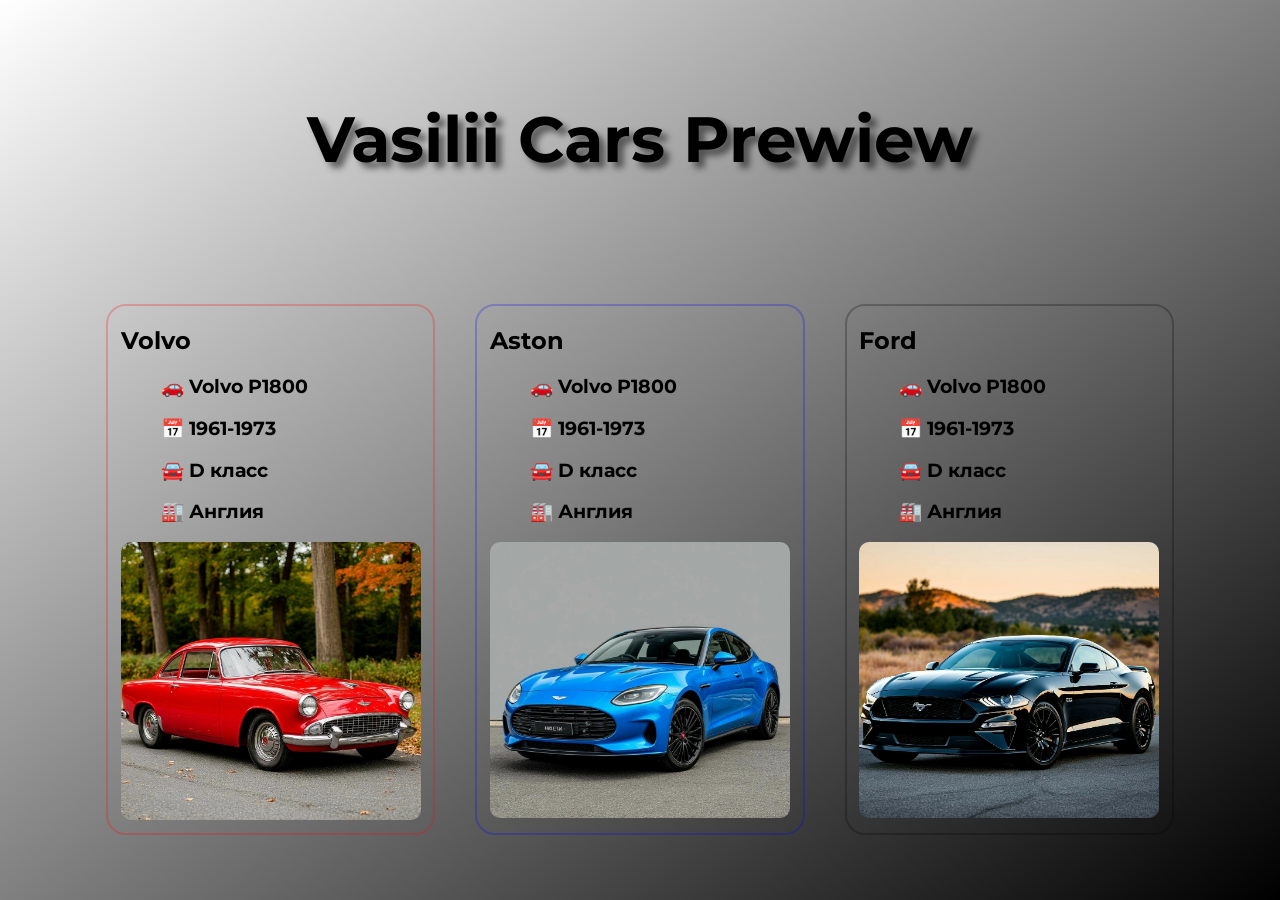
<file: index.html>
<html lang="en">
<head>
    <link rel="preconnect" href="https://fonts.googleapis.com">
    <link rel="preconnect" href="https://fonts.gstatic.com" crossorigin>
    <link href="https://fonts.googleapis.com/css2?family=Montserrat:ital,wght@0,100..900;1,100..900&display=swap" rel="stylesheet">
    <link rel="icon" href="./icon.ico">
    <link rel="stylesheet" href="./test.css">
    <meta charset="UTF-8">
    <meta name="viewport" content="width=device-width, initial-scale=1.0">
    <title>Document</title>
</head>
<body class="Home">
    <div class="h1">
    <h1>Vasilii Cars Prewiew</h1>
    </div>

    <div class="cart">
        <div class="card1">
            <a href="./index1.html"><h2 class="volvoh2">Volvo</h2>
            <ul class="volvoul">
            <h3>🚗  Volvo P1800</h3>
            <h3>📅  1961-1973</h3>
            <h3>🚘  D класс</h3>
            <h3>🏭  Англия</h3>
            </ul>
            <img src="./img/4cd4fc50406a11f18cd6f636873211fd.jpg"  alt="Car"></a>
        </div>
        <div class="card2">
            <a href="./index0.html"><h2 class="astonh2">Aston</h2>
            <ul class="astonul">
            <h3>🚗  Volvo P1800</h3>
            <h3>📅  1961-1973</h3>
            <h3>🚘  D класс</h3>
            <h3>🏭  Англия</h3>
            </ul>
            <img src="./img/./e6cc6380407a11f1becf4e21b4fbdc23.jpg" alt="Car"></a>
        </div>
        <div class="card3">
            <a href="./index2.html"><h2 class="fordh2">Ford</h2>
            <ul class="fordul">
            <h3>🚗  Volvo P1800</h3>
            <h3>📅  1961-1973</h3>
            <h3>🚘  D класс</h3>
            <h3>🏭  Англия</h3>
            </ul>
            <img src="./img/must.jpg" alt="Car"></a>
        </div>
    </div>
   
    
</body>
</html>
</file>
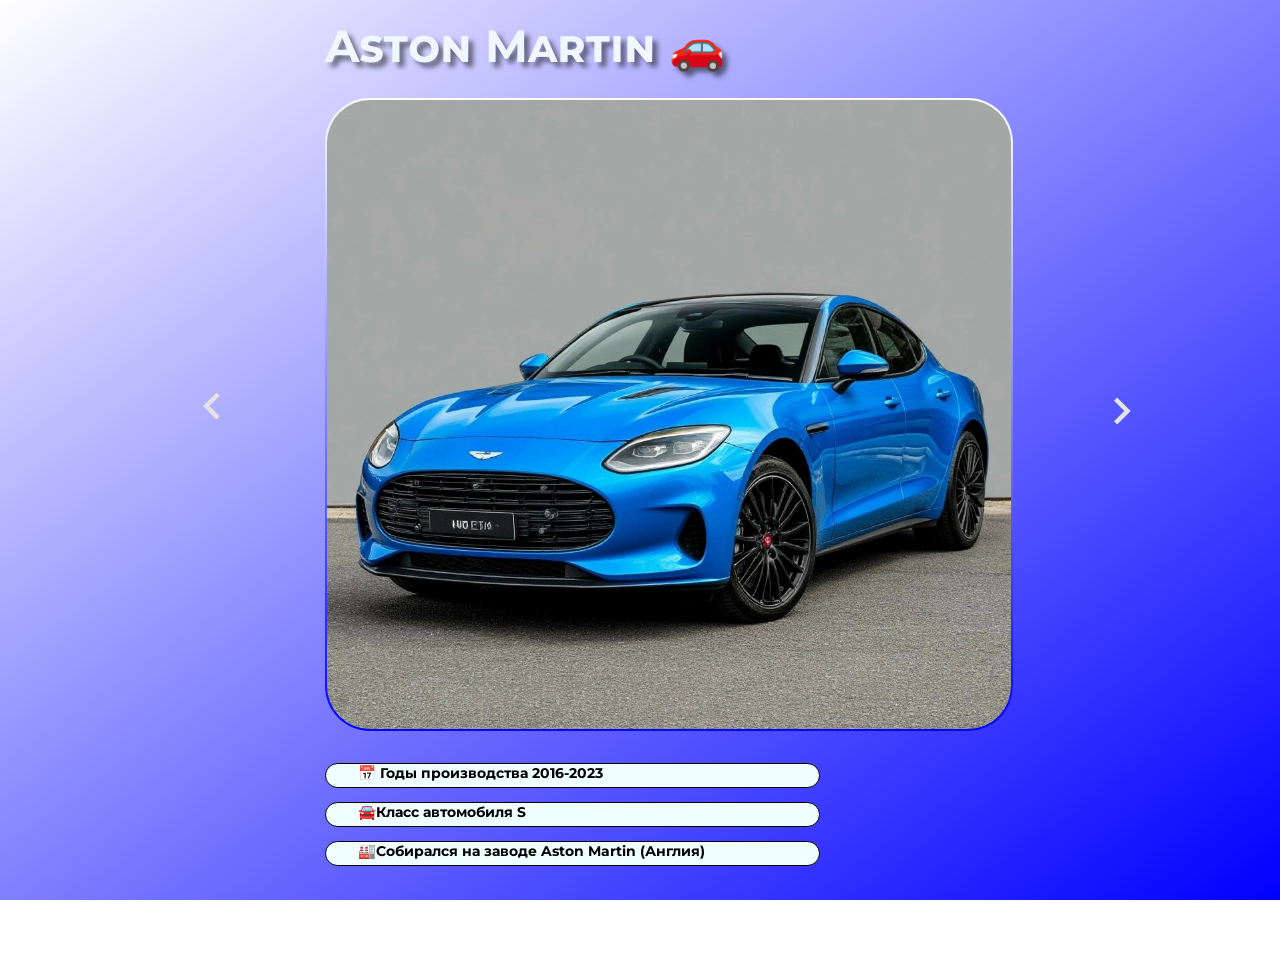
<file: index0.html>
<html lang="en">
<head>
    <link rel="icon" href="./icon.ico">
    <link rel="preconnect" href="https://fonts.googleapis.com">
    <link rel="preconnect" href="https://fonts.gstatic.com" crossorigin>
    <link href="https://fonts.googleapis.com/css2?family=Montserrat:ital,wght@0,100..900;1,100..900&display=swap" rel="stylesheet">
    <link rel="stylesheet" href="./visual.css">
    <meta charset="UTF-8">
    <meta name="viewport" content="width=device-width, initial-scale=1.0">
    <title>Aston</title>
</head>
    
    

<body class="Aston">
    <h1>Aston Martin 🚗</h1>
    
    <div class="car-block">
    
    <button  id="l"><a href="./index2.html"><svg xmlns="http://www.w3.org/2000/svg" height="24px" viewBox="0 -960 960 960" width="24px" fill="#e3e3e3"><path d="M560-240 320-480l240-240 56 56-184 184 184 184-56 56Z"/></svg></a></button>
    
    <a href="./index.html"><img class="Aston" src="./img/e6cc6380407a11f1becf4e21b4fbdc23.jpg" alt="Машина">
    <button id="r"><a href="./index1.html"><svg xmlns="http://www.w3.org/2000/svg" height="24px" viewBox="0 -960 960 960" width="24px" fill="#e3e3e3"><path d="M504-480 320-664l56-56 240 240-240 240-56-56 184-184Z"/></svg>   </a></button>
</div>
    
    <p>📅 Годы производства 2016-2023</p>
    <p>🚘Класс автомобиля S</p>
    <p>🏭Собирался на заводе Aston Martin (Англия)</p>
    
    
</body>
</html>
</file>
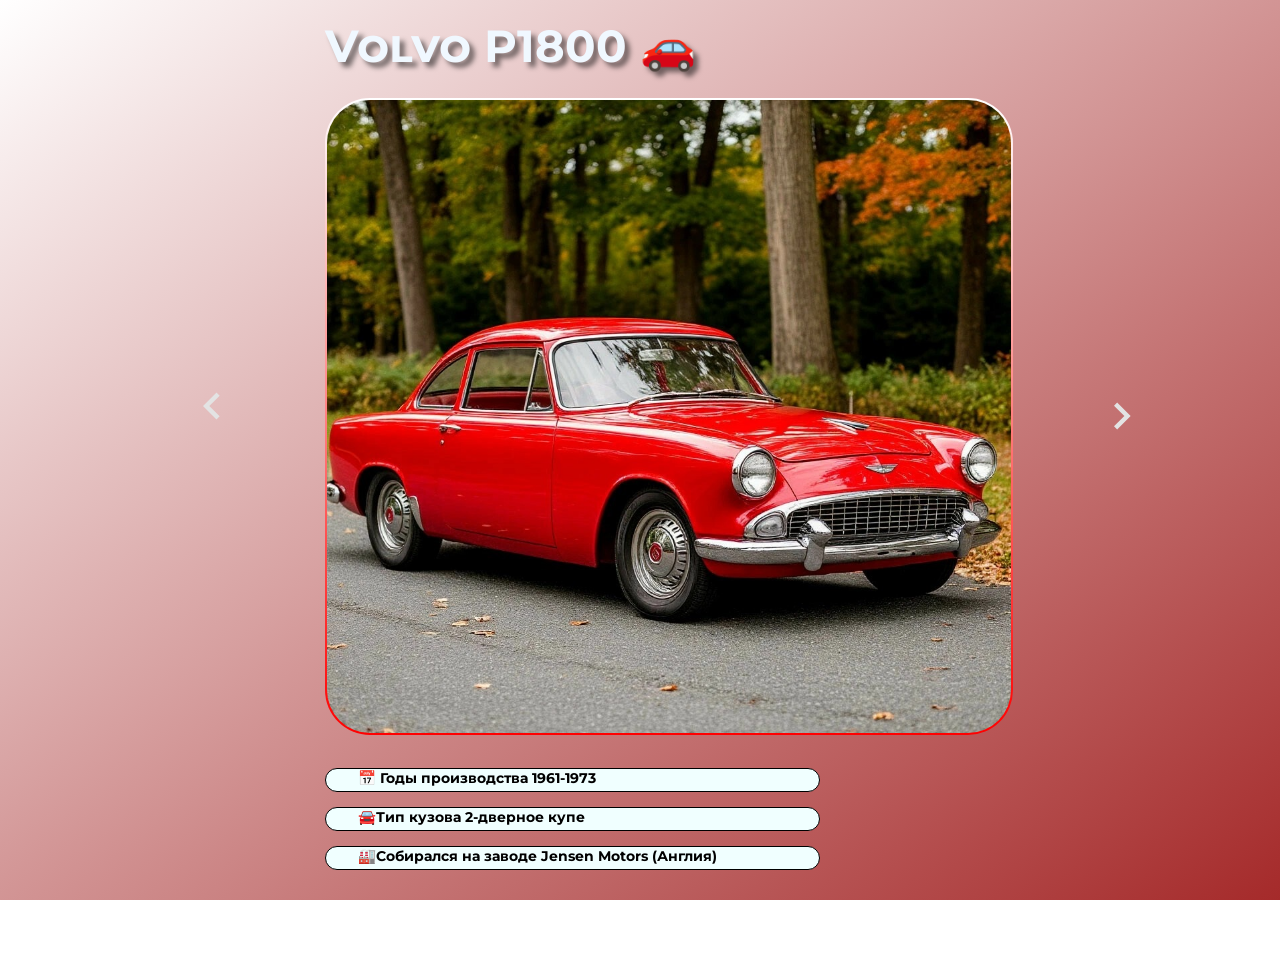
<file: index1.html>
<html lang="en">
<head>
    <link rel="icon" href="./icon.ico">
    <link rel="preconnect" href="https://fonts.googleapis.com">
    <link rel="preconnect" href="https://fonts.gstatic.com" crossorigin>
    <link href="https://fonts.googleapis.com/css2?family=Montserrat:ital,wght@0,100..900;1,100..900&display=swap" rel="stylesheet">
    <link rel="stylesheet" href="./visual.css">
    <meta charset="UTF-8">
    <meta name="viewport" content="width=device-width, initial-scale=1.0">
    
    <title>Volvo</title>
</head>
    
    

<body class="Volvo">
    <h1>Volvo P1800 🚗</h1>
    
    <div class="car-block">
    <button  id="l"><a href="./index0.html"><svg xmlns="http://www.w3.org/2000/svg" height="24px" viewBox="0 -960 960 960" width="24px" fill="#e3e3e3"><path d="M560-240 320-480l240-240 56 56-184 184 184 184-56 56Z"/></svg></a></button>
    
    <a href="./index.html"><img class="Volvo" src="./img/4cd4fc50406a11f18cd6f636873211fd.jpg" alt="Машина">
    <button id="r"><a href="./index2.html"><svg xmlns="http://www.w3.org/2000/svg" height="24px" viewBox="0 -960 960 960" width="24px" fill="#e3e3e3"><path d="M504-480 320-664l56-56 240 240-240 240-56-56 184-184Z"/></svg>   </a></button>
    </div>
    
    <p>📅 Годы производства 1961-1973</p>
    <p>🚘Тип кузова 2-дверное купе</p>
    <p>🏭Собирался на заводе Jensen Motors (Англия)</p>
    
    
</body>
</html>
</file>
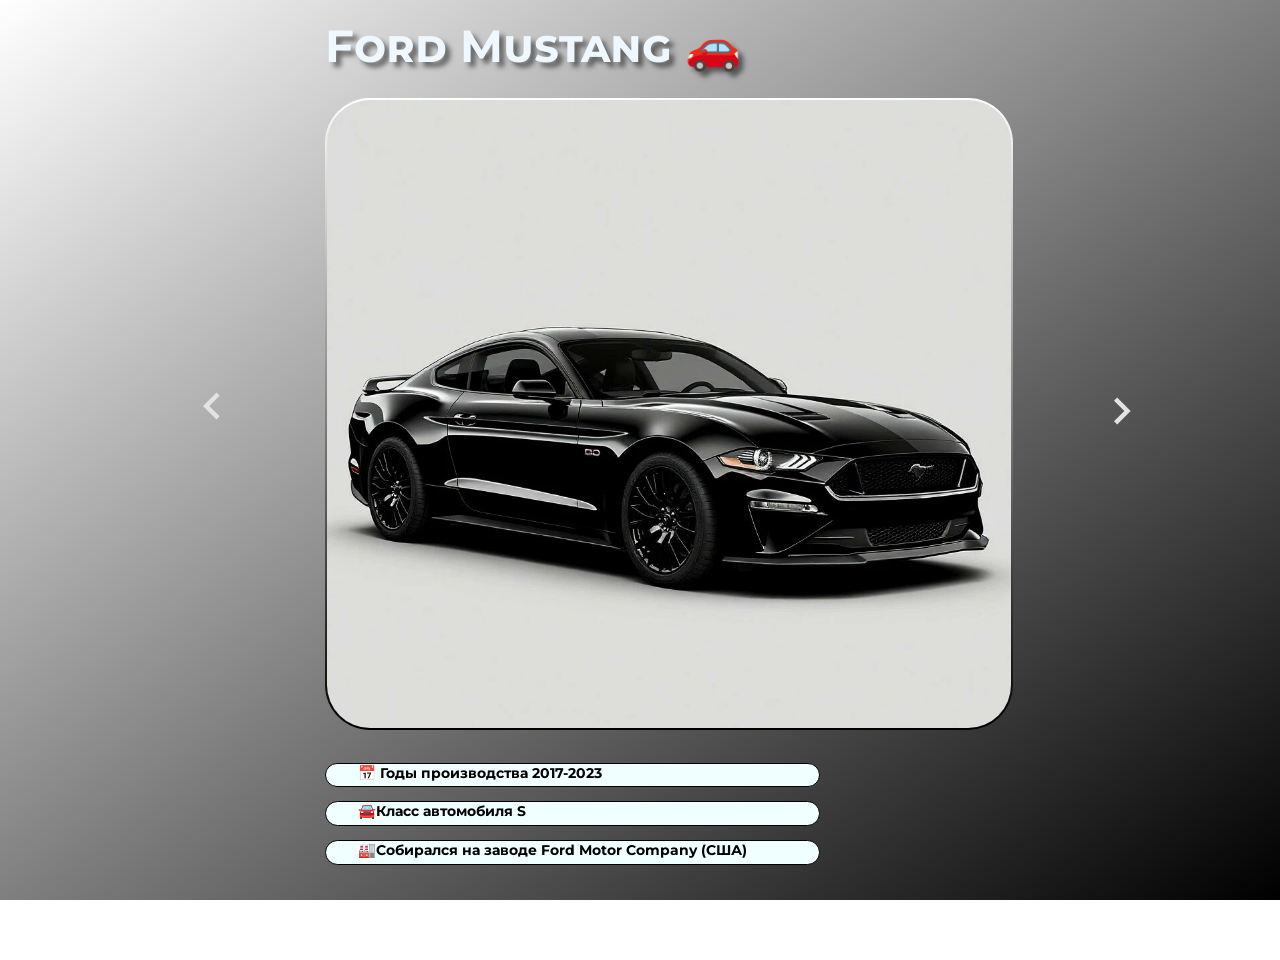
<file: index2.html>
<html lang="en">
<head>
    <link rel="icon" href="./icon.ico">
    <link rel="preconnect" href="https://fonts.googleapis.com">
    <link rel="preconnect" href="https://fonts.gstatic.com" crossorigin>
    <link href="https://fonts.googleapis.com/css2?family=Montserrat:ital,wght@0,100..900;1,100..900&display=swap" rel="stylesheet">
    <link rel="stylesheet" href="./visual.css">
    <meta charset="UTF-8">
    <meta name="viewport" content="width=device-width, initial-scale=1.0">
    <title>Ford</title>
</head>
    
    

<body class="Ford">
    <div class="fordh1m">
        <h1 > Ford Mustang 🚗  </h1>
        
        
    </div>
    
    <div class="car-block">
    <button id="l"><a href="./index1.html"><svg xmlns="http://www.w3.org/2000/svg" height="24px" viewBox="0 -960 960 960" width="24px" fill="#e3e3e3"><path d="M560-240 320-480l240-240 56 56-184 184 184 184-56 56Z"/></svg></a></button>
    
    <a href="./index.html"><img class="Ford"  src="./img/e705dd3d407b11f19cf4a21dcdc72d63.jpg" alt="Машина">
    <button id="r"><a href="./index0.html"><svg xmlns="http://www.w3.org/2000/svg" height="24px" viewBox="0 -960 960 960" width="24px" fill="#e3e3e3"><path d="M504-480 320-664l56-56 240 240-240 240-56-56 184-184Z"/></svg>   </a></button>
</div>
    
    <p>📅 Годы производства 2017-2023</p>
    <p>🚘Класс автомобиля S</p>
    <p>🏭Собирался на заводе Ford Motor Company (США)</p>
    
    
</body>
</html>
</file>
<file: test.css>
body.Home{
    background:linear-gradient(to bottom right,white  ,gray ,black);
    font-family: "Montserrat", sans-serif;




}
.h1{
    
    margin-top:100px;
    text-shadow: 6px 6px 6px rgba(0,0,0,0.5);
    font-size: 200%;
    text-align: center;
}
.Home a{      color: black;
        text-decoration: none;
    
    
    


}



.card1,.card2,.card3{
    

    
    border-radius: 20px;
    padding-left: 1%;
    padding-right: 1%;
    padding-bottom: 1%;
    
    
}  
.card1{
    border: 2px solid rgba(255, 0, 0, 0.245);
    transition: transform 0.3s ease, opacity 0.3s ease;
    
    
    
}
.card1:hover {
    transform: scale(1.02);
}
.card2:hover {
    transform: scale(1.02);
}
.card3:hover {
    transform: scale(1.02);
}

.card2{
    border: 2px solid rgba(0, 0, 255, 0.245);
    transition: transform 0.3s ease, opacity 0.3s ease;
}
.card3{
    border: 2px solid rgba(0, 0, 0, 0.245);
    transition: transform 0.3s ease, opacity 0.3s ease;

}
    
    
.fordh1m{

    white-space: nowrap;
}
    
    



.cart{
    margin-top: 10%;
    gap:40px;
    display: flex;
    flex-wrap: wrap;
    justify-content: center;
    
    
}
.cart img{
    width: 100%;
    max-width: 300px;
    width:fit-content;
    height: auto;
    border: 2px solid rgba(red, green, blue, alpha);
    border-radius: 10px;
    
}
</file>
<file: visual.css>
body{
    font-family: "Montserrat", sans-serif;
    max-width: 400px;
    margin: 20px auto;
    
    
    
    
    
   
    
    
}
body.Volvo{
    background:linear-gradient(to bottom right,white,brown);
    zoom: 0.9;

}
body.Ford{
    background:linear-gradient(to bottom right, white,black);
    zoom: 0.9;

}
body.Aston{
    background:linear-gradient(to bottom right, white,blue);
    zoom: 0.9;


}


    






h1{
    
    font-size:50px;
    font-variant:small-caps;
    color: aliceblue;
    margin-left: -150;
    text-shadow: 6px 6px 6px rgba(0,0,0,0.5);

}
p{
    font-weight: bold;
    margin-left: -150px;
    background-color:azure ;
    border:2px solid black;
    border-radius: 20px;
    padding-left: 35px;
    padding-bottom: 5px;


}

img{
    width: 190%;
    max-width: 800px;
    display: block;
    margin:0 auto;
    border-radius: 50px;
    margin-top:-400;
    margin-left: -150;
    transition: transform 0.3s ease, opacity 0.3s ease;
    border: 3px solid rgba(245, 245, 220, 0);
    
    
}
img:hover {
    transform: scale(1.02);
    
    
}
img.Aston{
    
    background: linear-gradient(white,blue) border-box;

}
img.Volvo{
    
    background: linear-gradient(white,red) border-box;
    
}
img.Ford{
    
    background: linear-gradient(white,black) border-box;
    
}
    

#l {
    background-color:rgba(0, 255, 255, 0);
    border-color: rgba(255, 255, 255, 0);
    border-radius: 20px;
    font-weight: bold;
    margin-left: -130;
    margin-top:120;
    zoom: 2.5;
    font-family:'Segoe UI', Tahoma, Geneva, Verdana, sans-serif;
    
}
#r {
    background-color:rgba(0, 255, 255, 0);
    border-color: rgba(255, 255, 255, 0);
    border-radius: 20px;
    font-weight: bold;
    margin-left: 275;
    margin-top:-300;
    zoom: 2.5;
    font-family:'Segoe UI', Tahoma, Geneva, Verdana, sans-serif;
    
}

   




.car-block {
    display: flex;
    align-items: center;    /* центрирует по вертикали */
    gap: 20px;              /* расстояние между кнопкой и картинкой */
    flex-wrap: wrap;        /* чтобы на телефоне не ломалось */
}
</file>
